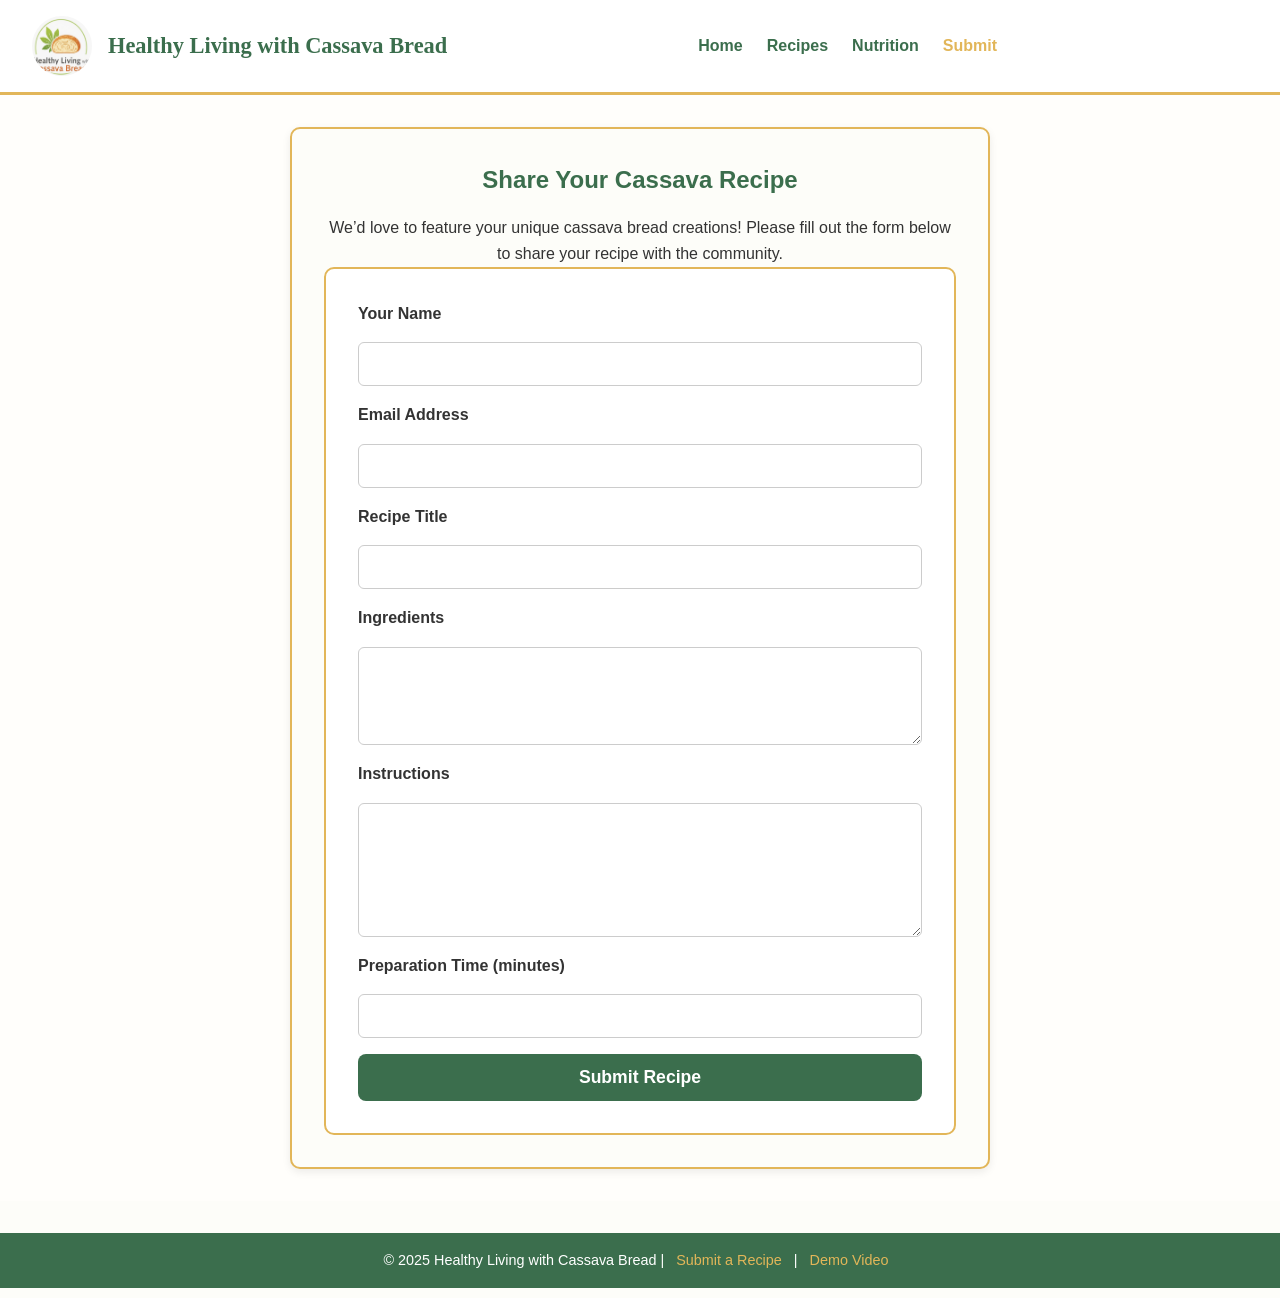
<file: HLWCB/form.html>
<!DOCTYPE html>
<html lang="en">
<head>
  <meta charset="UTF-8" />
  <meta name="viewport" content="width=device-width, initial-scale=1.0" />
  <title>Submit a Recipe - Healthy Living with Cassava Bread</title>
  <meta name="description" content="Submit your own healthy cassava bread recipe and share it with our community.">
  <meta name="author" content="Bolaji Olawale Ajibola">

  <link rel="icon" href="images/healthyliving.jpg" type="image/x-icon" />
  <link rel="stylesheet" href="css/style.css" />
  <script type="module" src="js/nav.js"></script>
</head>

<body>
 <header>
  <div class="logo">
    <img src="images/healthyliving.jpg" alt="Healthy Living Logo">
    <h1>Healthy Living with Cassava Bread</h1>
  </div>

  <nav>
    <button class="hamburger" aria-label="Menu" aria-expanded="false">
      <span></span>
      <span></span>
      <span></span>
    </button>

    <ul class="nav-links">
      <li><a href="index.html" >Home</a></li>
      <li><a href="recipes.html">Recipes</a></li>
      <li><a href="nutrition.html">Nutrition</a></li>
      <li><a href="form.html" class="active">Submit</a></li>
    </ul>
  </nav>

  <!-- Overlay behind menu -->
  <div class="nav-overlay"></div>
</header>



  <main class="form-page">
    <section class="form-section">
      <h2>Share Your Cassava Recipe</h2>
      <p>We’d love to feature your unique cassava bread creations! Please fill out the form below to share your recipe with the community.</p>

      <form action="thankyou.html" method="get" class="recipe-form">
        <label for="name">Your Name</label>
        <input type="text" id="name" name="name" required />

        <label for="email">Email Address</label>
        <input type="email" id="email" name="email" required />

        <label for="recipeName">Recipe Title</label>
        <input type="text" id="recipeName" name="recipeName" required />

        <label for="ingredients">Ingredients</label>
        <textarea id="ingredients" name="ingredients" rows="4" required></textarea>

        <label for="instructions">Instructions</label>
        <textarea id="instructions" name="instructions" rows="6" required></textarea>

        <label for="prepTime">Preparation Time (minutes)</label>
        <input type="number" id="prepTime" name="prepTime" min="1" required />

        <button type="submit" class="cta-btn">Submit Recipe</button>
      </form>
    </section>
  </main>

    <footer>
    <p>
      &copy; 2025 Healthy Living with Cassava Bread | 
      <a href="form.html">Submit a Recipe</a> | 
      <a href="https://youtu.be/p1JK2h9lu7s" target="_blank" rel="noopener">Demo Video</a>
    </p>
  </footer>

  <script type="module" src="js/nav.js"></script>
  <script type="module" src="js/form.js"></script>
</body>
</html>
</file>
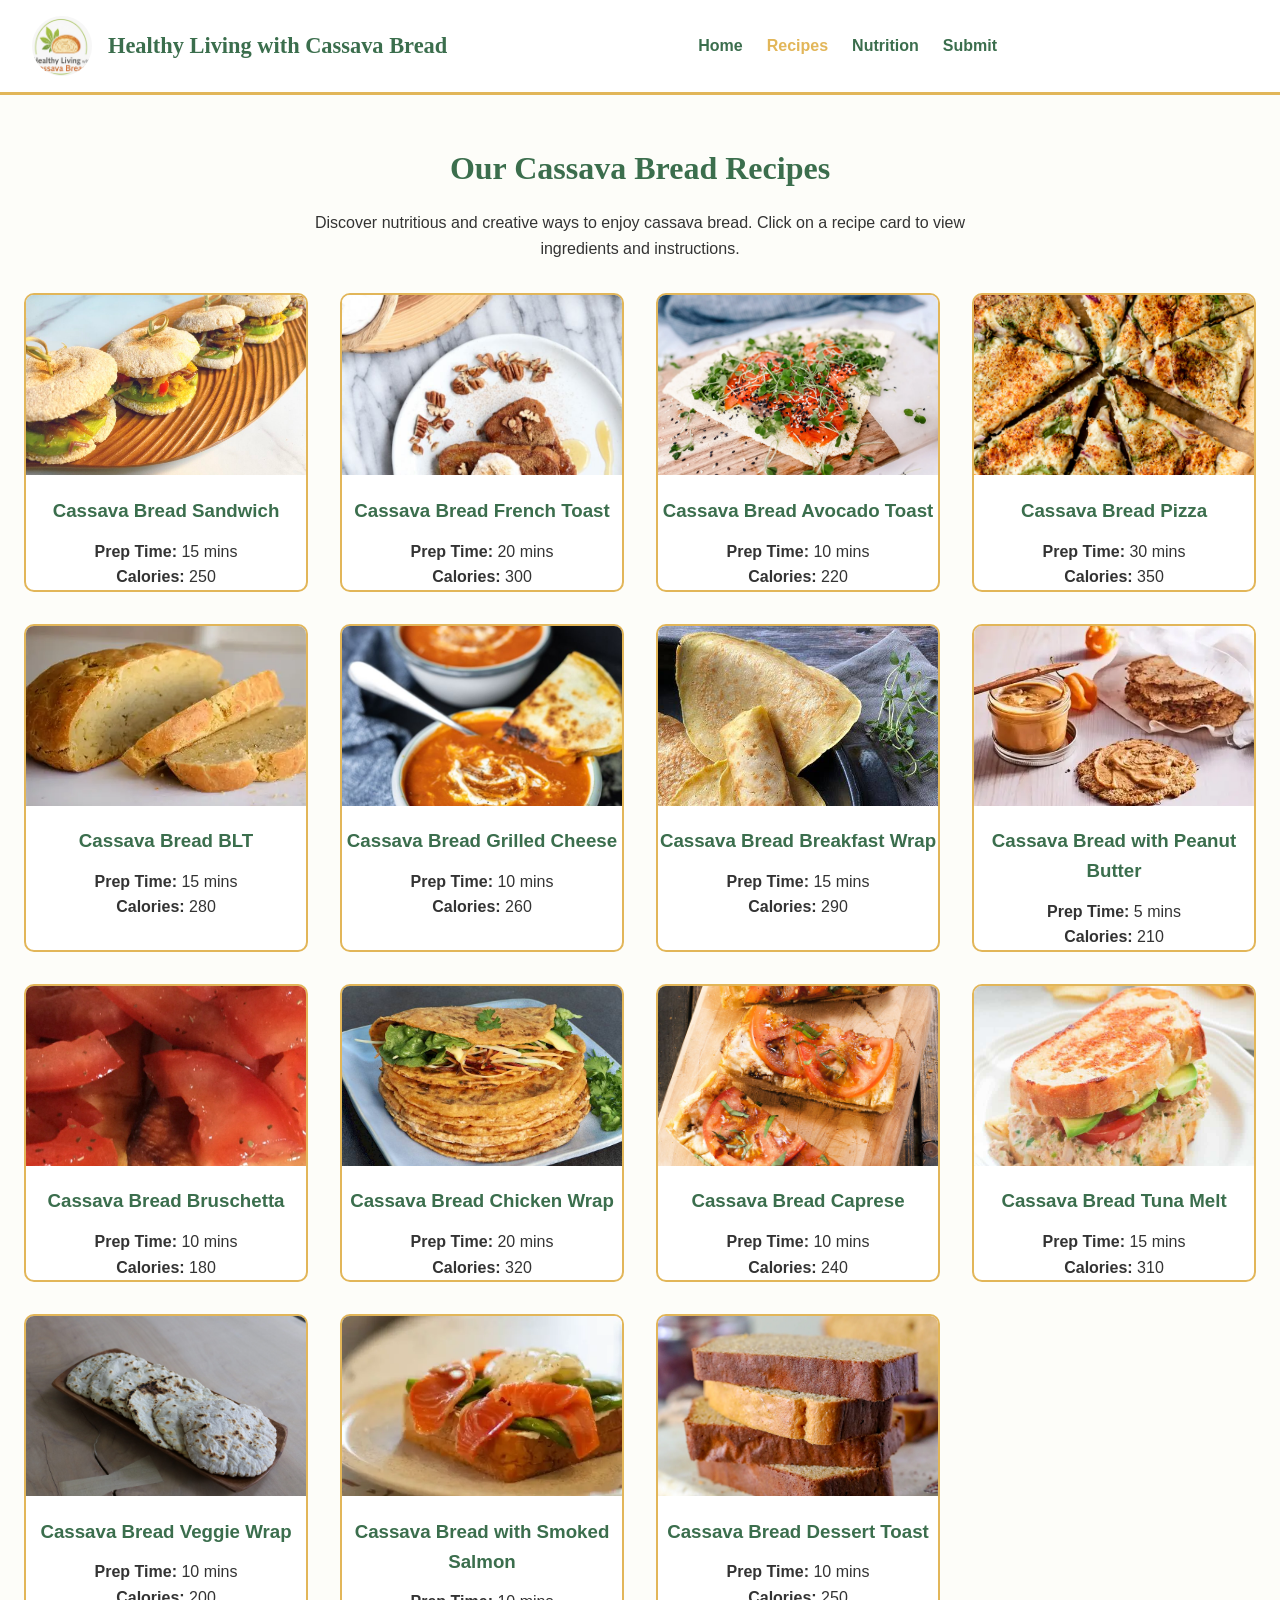
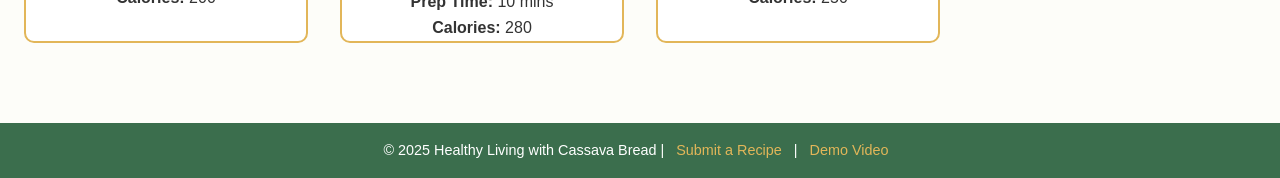
<file: HLWCB/recipes.html>
<!DOCTYPE html>
<html lang="en">
<head>
  <meta charset="UTF-8">
  <meta name="viewport" content="width=device-width, initial-scale=1.0">
  <title>Recipes - Healthy Living with Cassava Bread</title>
  <meta name="description" content="Explore a variety of healthy cassava bread recipes.">
  <meta name="author" content="Bolaji Olawale Ajibola">

  <link rel="icon" href="images/healthyliving.jpg" type="image/x-icon">
  <link rel="stylesheet" href="css/style.css">
  <script type="module" src="js/nav.js"></script>
</head>

<body>
  <header>
  <div class="logo">
    <img src="images/healthyliving.jpg" alt="Healthy Living Logo">
    <h1>Healthy Living with Cassava Bread</h1>
  </div>

  <nav>
    <button class="hamburger" aria-label="Menu" aria-expanded="false">
      <span></span>
      <span></span>
      <span></span>
    </button>

    <ul class="nav-links">
      <li><a href="index.html" >Home</a></li>
      <li><a href="recipes.html" class="active">Recipes</a></li>
      <li><a href="nutrition.html">Nutrition</a></li>
      <li><a href="form.html">Submit</a></li>
    </ul>
  </nav>

  <!-- Overlay behind menu -->
  <div class="nav-overlay"></div>
</header>

  <main>
    <section class="recipe-list">
      <h2>Our Cassava Bread Recipes</h2>
      <p class="intro">Discover nutritious and creative ways to enjoy cassava bread. Click on a recipe card to view ingredients and instructions.</p>

      <div id="recipe-container" class="recipe-grid">
        <!-- Recipes will load dynamically -->
      </div>
    </section>
  </main>

  <footer>
    <p>&copy; 2025 Healthy Living with Cassava Bread | 
      <a href="form.html">Submit a Recipe</a> | 
      <a href="https://youtu.be/p1JK2h9lu7s" target="_blank" rel="noopener">Demo Video</a>
    </p>
  </footer>

  <script type="module" src="js/recipes.js"></script>
</body>
</html>
</file>
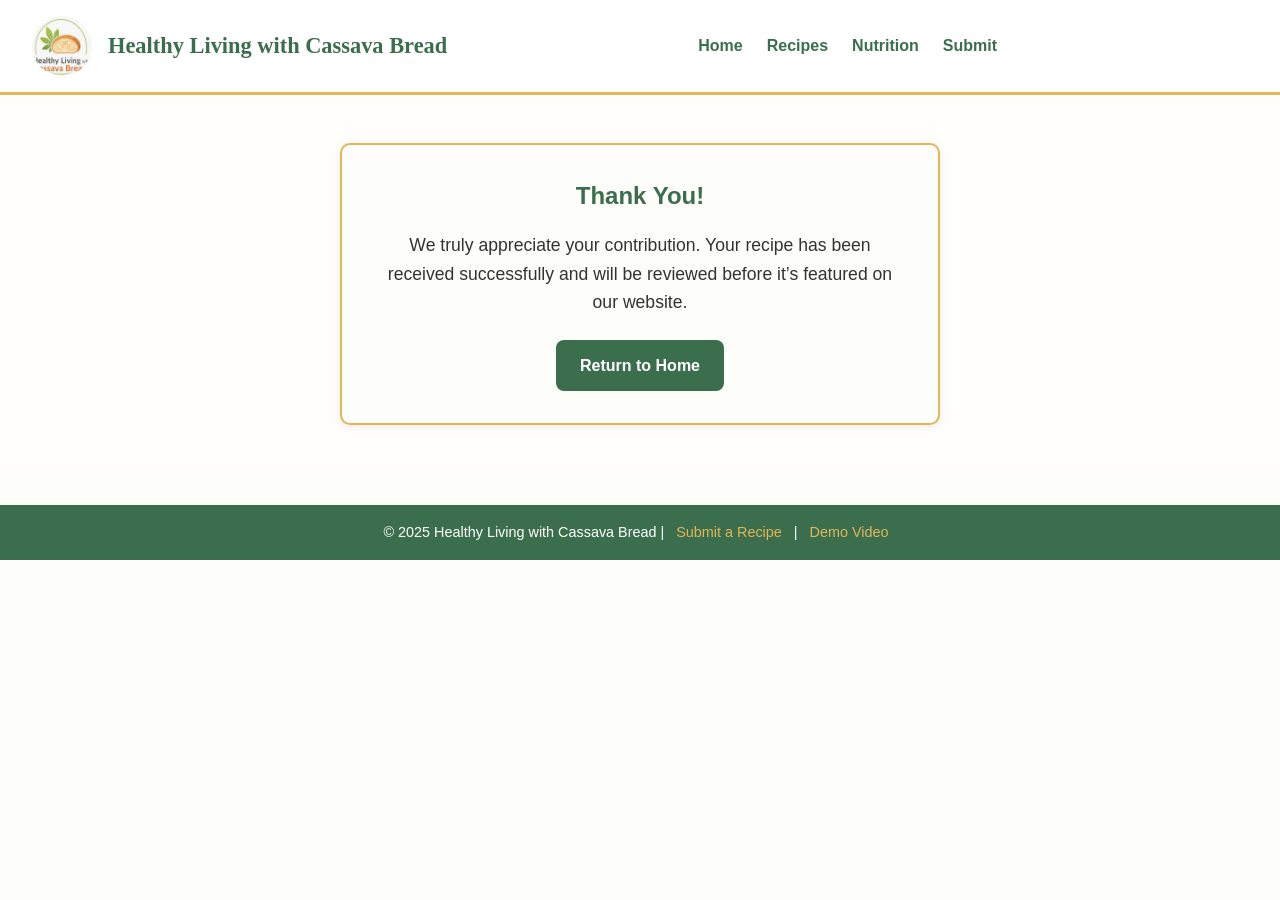
<file: HLWCB/thankyou.html>
<!DOCTYPE html>
<html lang="en">
<head>
  <meta charset="UTF-8" />
  <meta name="viewport" content="width=device-width, initial-scale=1.0" />
  <title>Thank You - Healthy Living with Cassava Bread</title>
  <meta name="description" content="Thank you for sharing your cassava bread recipe with us.">
  <meta name="author" content="Bolaji Olawale Ajibola">

  <link rel="icon" href="images/healthyliving.jpg" type="image/x-icon" />
  <link rel="stylesheet" href="css/style.css" />
  <script type="module" src="js/nav.js"></script>
</head>

<body>
 <header>
  <div class="logo">
    <img src="images/healthyliving.jpg" alt="Healthy Living Logo">
    <h1>Healthy Living with Cassava Bread</h1>
  </div>

  <nav>
    <button class="hamburger" aria-label="Menu" aria-expanded="false">
      <span></span>
      <span></span>
      <span></span>
    </button>

    <ul class="nav-links">
      <li><a href="index.html" >Home</a></li>
      <li><a href="recipes.html">Recipes</a></li>
      <li><a href="nutrition.html">Nutrition</a></li>
      <li><a href="form.html">Submit</a></li>
    </ul>
  </nav>

  <!-- Overlay behind menu -->
  <div class="nav-overlay"></div>
</header>


  <main class="thankyou-page">
    <section class="thankyou-section">
      <h2>Thank You!</h2>
      <p>We truly appreciate your contribution. Your recipe has been received successfully and will be reviewed before it’s featured on our website.</p>
      <a href="index.html" class="cta-btn">Return to Home</a>
    </section>
  </main>

  <footer>
    <p>
      &copy; 2025 Healthy Living with Cassava Bread | 
      <a href="form.html">Submit a Recipe</a> | 
      <a href="https://youtu.be/p1JK2h9lu7s" target="_blank" rel="noopener">Demo Video</a>
    </p>
  </footer>
</body>
</html>
</file>
<file: HLWCB/css/style.css>
/* ==========================
   Global Styles
========================== */
:root {
  --green: #3b6e4d;
  --gold: #e2b659;
  --cream: #fdfdf9;
  --text-dark: #333;
}

* {
  box-sizing: border-box;
  margin: 0;
  padding: 0;
}

body {
  font-family: 'Roboto', sans-serif;
  background-color: var(--cream);
  color: var(--text-dark);
  line-height: 1.6;
}

/* ==========================
   Header & Navigation
========================== */
header {
  background-color: #fff;
  border-bottom: 3px solid var(--gold);
  padding: 1rem 2rem;
  display: flex;
  align-items: center;
  justify-content: space-between;
  flex-wrap: wrap;
}

.logo {
  display: flex;
  align-items: center;
  gap: 1rem;
}

.logo img {
  width: 60px;
  height: 60px;
  border-radius: 50%;
}

.logo h1 {
  font-family: 'Playfair Display', serif;
  font-size: 1.4rem;
  color: var(--green);
}

/* Navigation */
nav {
  position: relative;
}

.hamburger {
  background: none;
  border: none;
  font-size: 1.8rem;
  color: var(--green);
  cursor: pointer;
  display: none;
}

.nav-links {
  list-style: none;
  display: flex;
  gap: 1.5rem;
}

.nav-links a {
  text-decoration: none;
  color: var(--green);
  font-weight: bold;
  transition: color 0.3s ease;
}

.nav-links a:hover,
.nav-links a.active {
  color: var(--gold);
}

/* ==========================
   Hero Section
========================== */
.hero {
  background: url('../images/healthyliving.jpg') center/cover no-repeat;
  color: #fff;
  text-align: center;
  padding: 6rem 1rem;
  position: relative;
}

.hero::after {
  content: '';
  position: absolute;
  inset: 0;
  background-color: rgba(0, 0, 0, 0.45);
}

.hero-content {
  position: relative;
  max-width: 700px;
  margin: 0 auto;
  z-index: 1;
}

.hero h2 {
  font-family: 'Playfair Display', serif;
  font-size: 2.2rem;
  margin-bottom: 1rem;
}

.hero p {
  font-size: 1.1rem;
  margin-bottom: 2rem;
}

.cta-btn {
  background-color: var(--gold);
  color: #fff;
  padding: 0.8rem 1.5rem;
  border: none;
  border-radius: 8px;
  text-decoration: none;
  font-weight: bold;
  transition: background-color 0.3s ease;
}

.cta-btn:hover {
  background-color: #d1a44c;
}

/* ==========================
   About Section
========================== */
.about {
  padding: 3rem 1.5rem;
  max-width: 800px;
  margin: 0 auto;
  text-align: center;
}

.about h2 {
  font-family: 'Playfair Display', serif;
  color: var(--green);
  font-size: 2rem;
  margin-bottom: 1rem;
}

.about p {
  font-size: 1.1rem;
}

/* ==========================
   Footer
========================== */
footer {
  background-color: var(--green);
  color: #fff;
  text-align: center;
  padding: 1rem;
  font-size: 0.9rem;
  margin-top: 2rem;
}

footer a {
  color: var(--gold);
  text-decoration: none;
  margin: 0 0.5rem;
}

footer a:hover {
  text-decoration: underline;
}

/* ==========================
   Responsive Styles
========================== */
@media (max-width: 768px) {
  .hamburger {
    display: block;
  }

  .nav-links {
    display: none;
    flex-direction: column;
    background-color: #fff;
    width: 100%;
    position: absolute;
    top: 100%;
    left: 0;
    border-top: 2px solid var(--gold);
    text-align: center;
    padding: 1rem 0;
  }

  .nav-links.show {
    display: flex;
  }

  .nav-links a {
    display: block;
    padding: 0.5rem 0;
  }

  .hero {
    padding: 4rem 1rem;
  }

  .hero h2 {
    font-size: 1.8rem;
  }
}

/* ==========================
   Recipes Page
========================== */
.recipe-list {
  padding: 3rem 1.5rem;
  text-align: center;
}

.recipe-list h2 {
  font-family: 'Playfair Display', serif;
  color: var(--green);
  font-size: 2rem;
  margin-bottom: 1rem;
}

.recipe-list .intro {
  max-width: 700px;
  margin: 0 auto 2rem;
}

.recipe-grid {
  display: grid;
  grid-template-columns: repeat(auto-fit, minmax(250px, 1fr));
  gap: 2rem;
}

.recipe-card {
  background-color: #fff;
  border: 2px solid var(--gold);
  border-radius: 10px;
  overflow: hidden;
  transition: transform 0.3s ease, box-shadow 0.3s ease;
  cursor: pointer;
}

.recipe-card:hover {
  transform: translateY(-5px);
  box-shadow: 0 4px 10px rgba(0, 0, 0, 0.1);
}

.recipe-card img {
  width: 100%;
  height: 180px;
  object-fit: cover;
}

.recipe-card h3 {
  color: var(--green);
  margin: 0.8rem 0;
}

/* Modal */
.modal {
  position: fixed;
  inset: 0;
  background: rgba(0, 0, 0, 0.7);
  display: flex;
  align-items: center;
  justify-content: center;
  z-index: 1000;
}

.modal-content {
  background: #fff;
  color: var(--text-dark);
  padding: 2rem;
  border-radius: 10px;
  max-width: 600px;
  width: 90%;
  max-height: 80vh;
  overflow-y: auto;
  position: relative;
}

.modal-content img {
  width: 100%;
  border-radius: 8px;
  margin-bottom: 1rem;
}

.modal-content h2 {
  color: var(--green);
  margin-bottom: 1rem;
}

.close {
  position: absolute;
  top: 1rem;
  right: 1.2rem;
  font-size: 1.5rem;
  color: var(--green);
  cursor: pointer;
  font-weight: bold;
}

/* ==========================
   Nutrition Page
========================== */
.nutrition-intro, .benefits {
  padding: 2rem 1.5rem;
  max-width: 800px;
  margin: 0 auto;
  text-align: center;
}

.nutrition-intro p {
  margin-top: 1rem;
  color: #555;
}

.nutrition-facts {
  background-color: #fdfdf9;
  padding: 3rem 1.5rem;
  text-align: center;
}

.nutrition-grid {
  display: grid;
  grid-template-columns: repeat(auto-fit, minmax(250px, 1fr));
  gap: 1.5rem;
  margin-top: 2rem;
}

.nutrition-card {
  background: #fff;
  border: 2px solid var(--gold);
  border-radius: 10px;
  padding: 1.5rem;
  box-shadow: 0 2px 6px rgba(0, 0, 0, 0.08);
  transition: transform 0.3s ease;
}

.nutrition-card:hover {
  transform: translateY(-5px);
}

.benefits ul {
  list-style: none;
  padding: 0;
  max-width: 700px;
  margin: 2rem auto;
}

.benefits li {
  padding: 0.8rem 0;
  font-size: 1.1rem;
}

/* ==========================
   Form Page
========================== */
.form-section {
  max-width: 700px;
  margin: 3rem auto;
  padding: 2rem;
  text-align: center;
}

form {
  display: flex;
  flex-direction: column;
  gap: 1rem;
  background: #fff;
  border: 2px solid var(--gold);
  border-radius: 10px;
  padding: 2rem;
}

form label {
  font-weight: bold;
  text-align: left;
}

form input,
form textarea {
  padding: 0.7rem;
  border-radius: 5px;
  border: 1px solid #ccc;
  font-size: 1rem;
}

form button {
  background-color: var(--green);
  color: #fff;
  border: none;
  border-radius: 8px;
  padding: 0.8rem;
  font-size: 1.1rem;
  cursor: pointer;
  transition: background-color 0.3s ease;
}

form button:hover {
  background-color: #2e593d;
}

.form-result {
  margin-top: 2rem;
  text-align: left;
}

.submitted-card {
  border: 2px solid var(--gold);
  border-radius: 10px;
  padding: 1.5rem;
  background-color: #f9f9f9;
}

.submitted-card h3 {
  color: var(--green);
}

/* ==========================
   Home Page Styles
========================== */

/* Hero section */
.hero {
  background: url('../images/cassava-hero.jpg') center/cover no-repeat;
  color: white;
  text-align: center;
  padding: 6rem 2rem;
  display: flex;
  align-items: center;
  justify-content: center;
}

.hero-content {
  background: rgba(0, 0, 0, 0.6);
  padding: 2rem;
  border-radius: 10px;
  max-width: 700px;
}

.hero h2 {
  font-size: 2rem;
  margin-bottom: 1rem;
}

.hero p {
  font-size: 1.1rem;
  margin-bottom: 1.5rem;
}

.cta-btn {
  display: inline-block;
  background: var(--green);
  color: #fff;
  padding: 0.8rem 1.5rem;
  border-radius: 8px;
  text-decoration: none;
  font-weight: bold;
  transition: background 0.3s ease;
}

.cta-btn:hover {
  background: #2f5b3a;
}

/* Info cards */
.info-cards {
  text-align: center;
  padding: 3rem 2rem;
  background-color: #f8f8f8;
}

.card-grid {
  display: grid;
  gap: 2rem;
  grid-template-columns: repeat(auto-fit, minmax(250px, 1fr));
  margin-top: 2rem;
}

.card {
  background: #fff;
  border: 2px solid var(--gold);
  border-radius: 10px;
  overflow: hidden;
  transition: transform 0.3s ease;
}

.card:hover {
  transform: translateY(-5px);
}

.card img {
  width: 100%;
  height: 180px;
  object-fit: cover;
}

.card h3 {
  margin: 1rem 0 0.5rem;
  color: var(--green);
}

.card p {
  padding: 0 1rem 1rem;
  font-size: 0.95rem;
}

.card-link {
  display: block;
  background: var(--green);
  color: white;
  text-decoration: none;
  padding: 0.6rem;
  border-radius: 0 0 8px 8px;
  transition: background 0.3s ease;
}

.card-link:hover {
  background: #2f5b3a;
}

/* ==========================
   Nutrition Page Styles
========================== */
.nutrition-page {
  padding: 2rem;
  background-color: #fffefb;
}

.nutrition-page h2 {
  color: var(--green);
  text-align: center;
  margin-bottom: 1rem;
}

.intro {
  text-align: center;
  margin-bottom: 2rem;
}

.nutrition-image {
  max-width: 100%;
  height: auto;
  border-radius: 10px;
  margin-top: 1rem;
  border: 2px solid var(--gold);
}

.benefits {
  max-width: 800px;
  margin: 2rem auto;
  background: #fdfdf9;
  border: 2px solid var(--gold);
  border-radius: 10px;
  padding: 1.5rem;
  box-shadow: 0 2px 6px rgba(0,0,0,0.05);
}

.benefits ul {
  list-style: none;
  padding: 0;
}

.benefits li {
  margin-bottom: 0.8rem;
  font-size: 1rem;
}

.benefits strong {
  color: var(--green);
}

.nutrition-chart {
  text-align: center;
  margin: 3rem 0;
}

/* ==========================
   Form Page Styles
========================== */
.form-page {
  padding: 2rem;
  background-color: #fffefb;
}

.form-section {
  max-width: 700px;
  margin: 0 auto;
  background: #fdfdf9;
  border: 2px solid var(--gold);
  border-radius: 10px;
  padding: 2rem;
  box-shadow: 0 3px 8px rgba(0,0,0,0.08);
}

.form-section h2 {
  color: var(--green);
  text-align: center;
  margin-bottom: 1rem;
}

.recipe-form {
  display: flex;
  flex-direction: column;
  gap: 1rem;
}

.recipe-form label {
  font-weight: 600;
  color: #333;
}

.recipe-form input,
.recipe-form textarea {
  padding: 0.75rem;
  border: 1px solid #ccc;
  border-radius: 6px;
  font-size: 1rem;
}

.recipe-form input:focus,
.recipe-form textarea:focus {
  border-color: var(--green);
  outline: none;
  box-shadow: 0 0 0 2px rgba(59, 110, 77, 0.2);
}

/* ==========================
   Thank You Page Styles
========================== */
.thankyou-page {
  padding: 3rem;
  text-align: center;
  background: #fffefb;
}

.thankyou-section {
  max-width: 600px;
  margin: 0 auto;
  background: #fdfdf9;
  border: 2px solid var(--gold);
  border-radius: 10px;
  padding: 2rem;
  box-shadow: 0 2px 8px rgba(0,0,0,0.08);
}

.thankyou-section h2 {
  color: var(--green);
  margin-bottom: 1rem;
}

.thankyou-section p {
  font-size: 1.1rem;
  margin-bottom: 1.5rem;
}

/* ==========================
   Modal Styles
========================== */
.modal {
  position: fixed;
  top: 0;
  left: 0;
  width: 100%;
  height: 100%;
  background-color: rgba(0,0,0,0.6);
  display: flex;
  align-items: center;
  justify-content: center;
  z-index: 1000;
}

.modal-content {
  background: #fffefb;
  border: 2px solid var(--gold);
  border-radius: 10px;
  padding: 2rem;
  text-align: center;
  max-width: 400px;
}

.modal-content h2 {
  color: var(--green);
  margin-bottom: 1rem;
}

.modal-content p {
  margin-bottom: 1.5rem;
}

.modal-content button {
  padding: 0.6rem 1.2rem;
  margin: 0 0.5rem;
  border: none;
  border-radius: 6px;
  cursor: pointer;
  font-weight: bold;
  transition: background 0.3s ease;
}

.modal-content .confirm {
  background-color: var(--green);
  color: #fff;
}

.modal-content .confirm:hover {
  background-color: #2e593d;
}

.modal-content .cancel {
  background-color: #e2b659;
  color: #333;
}

.modal-content .cancel:hover {
  background-color: #caa740;
}

/* Hamburger button */
.hamburger {
  display: none;
  flex-direction: column;
  justify-content: space-between;
  width: 25px;
  height: 20px;
  background: none;
  border: none;
  cursor: pointer;
  z-index: 10001;
}

.hamburger span {
  display: block;
  height: 3px;
  width: 100%;
  background-color: #3b6e4d;
  border-radius: 2px;
  transition: all 0.3s ease;
}

/* Mobile nav */
@media (max-width: 768px) {
  .hamburger {
    display: flex;
  }

  .nav-links {
    position: fixed;
    top: 0;
    right: 0;
    height: 100vh;
    width: 220px;
    background-color: #fff;
    flex-direction: column;
    transform: translateX(100%);
    transition: transform 0.3s ease;
    z-index: 1000;
    padding-top: 80px;
    box-shadow: -2px 0 10px rgba(0,0,0,0.2);
  }

  .nav-links.show {
    transform: translateX(0);
  }

  .nav-links li {
    margin: 0;
  }

  .nav-links a {
    display: block;
    padding: 1.2rem;
    color: #3b6e4d;
  }

  .nav-links a.active,
  .nav-links a:hover {
    background-color: #e2b659;
    color: #fff;
  }

  /* Overlay */
  .nav-overlay {
    position: fixed;
    top: 0;
    left: 0;
    width: 100%;
    height: 100%;
    background: rgba(0,0,0,0.3);
    opacity: 0;
    visibility: hidden;
    transition: opacity 0.3s ease;
    z-index: 999;
  }

  .nav-overlay.show {
    opacity: 1;
    visibility: visible;
  }
}

/* Hamburger animation */
.hamburger.active span:nth-child(1) {
  transform: rotate(45deg) translateY(7px);
}
.hamburger.active span:nth-child(2) {
  opacity: 0;
}
.hamburger.active span:nth-child(3) {
  transform: rotate(-45deg) translateY(-7px);
}
</file>
